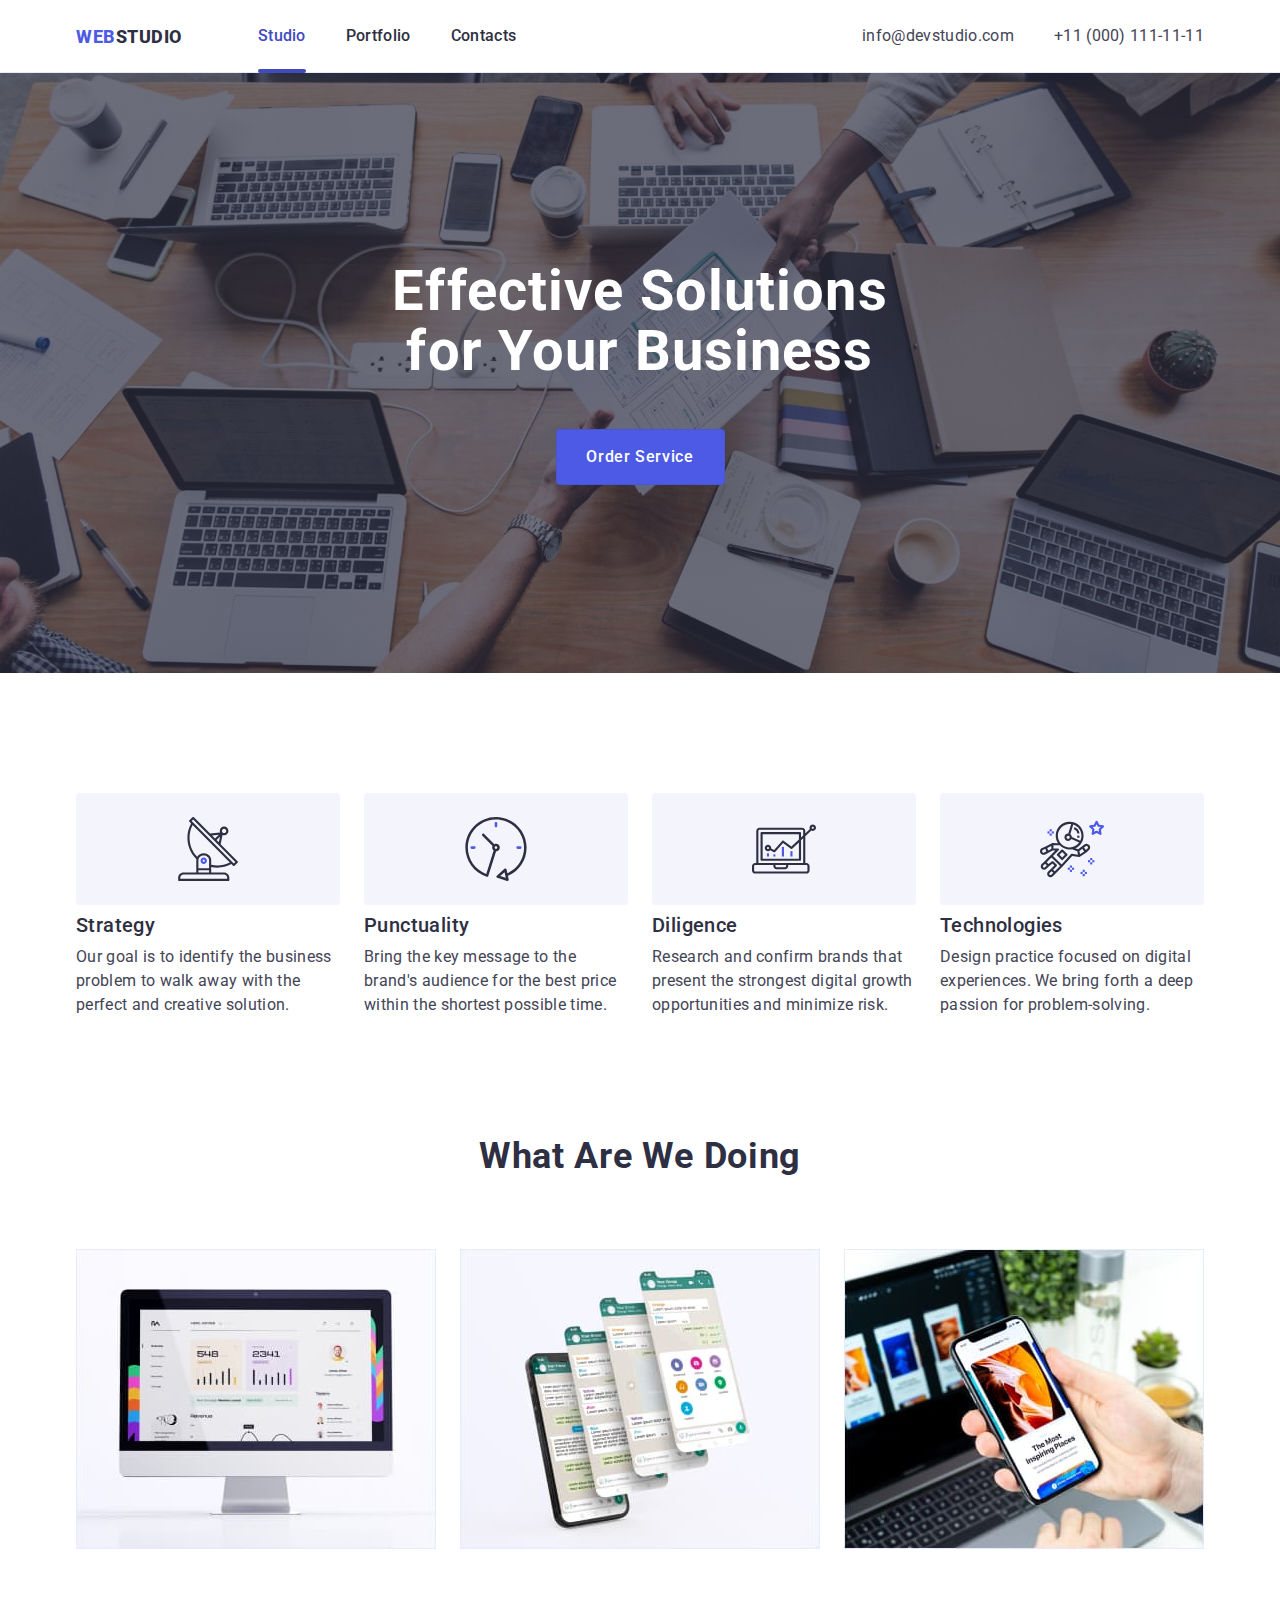
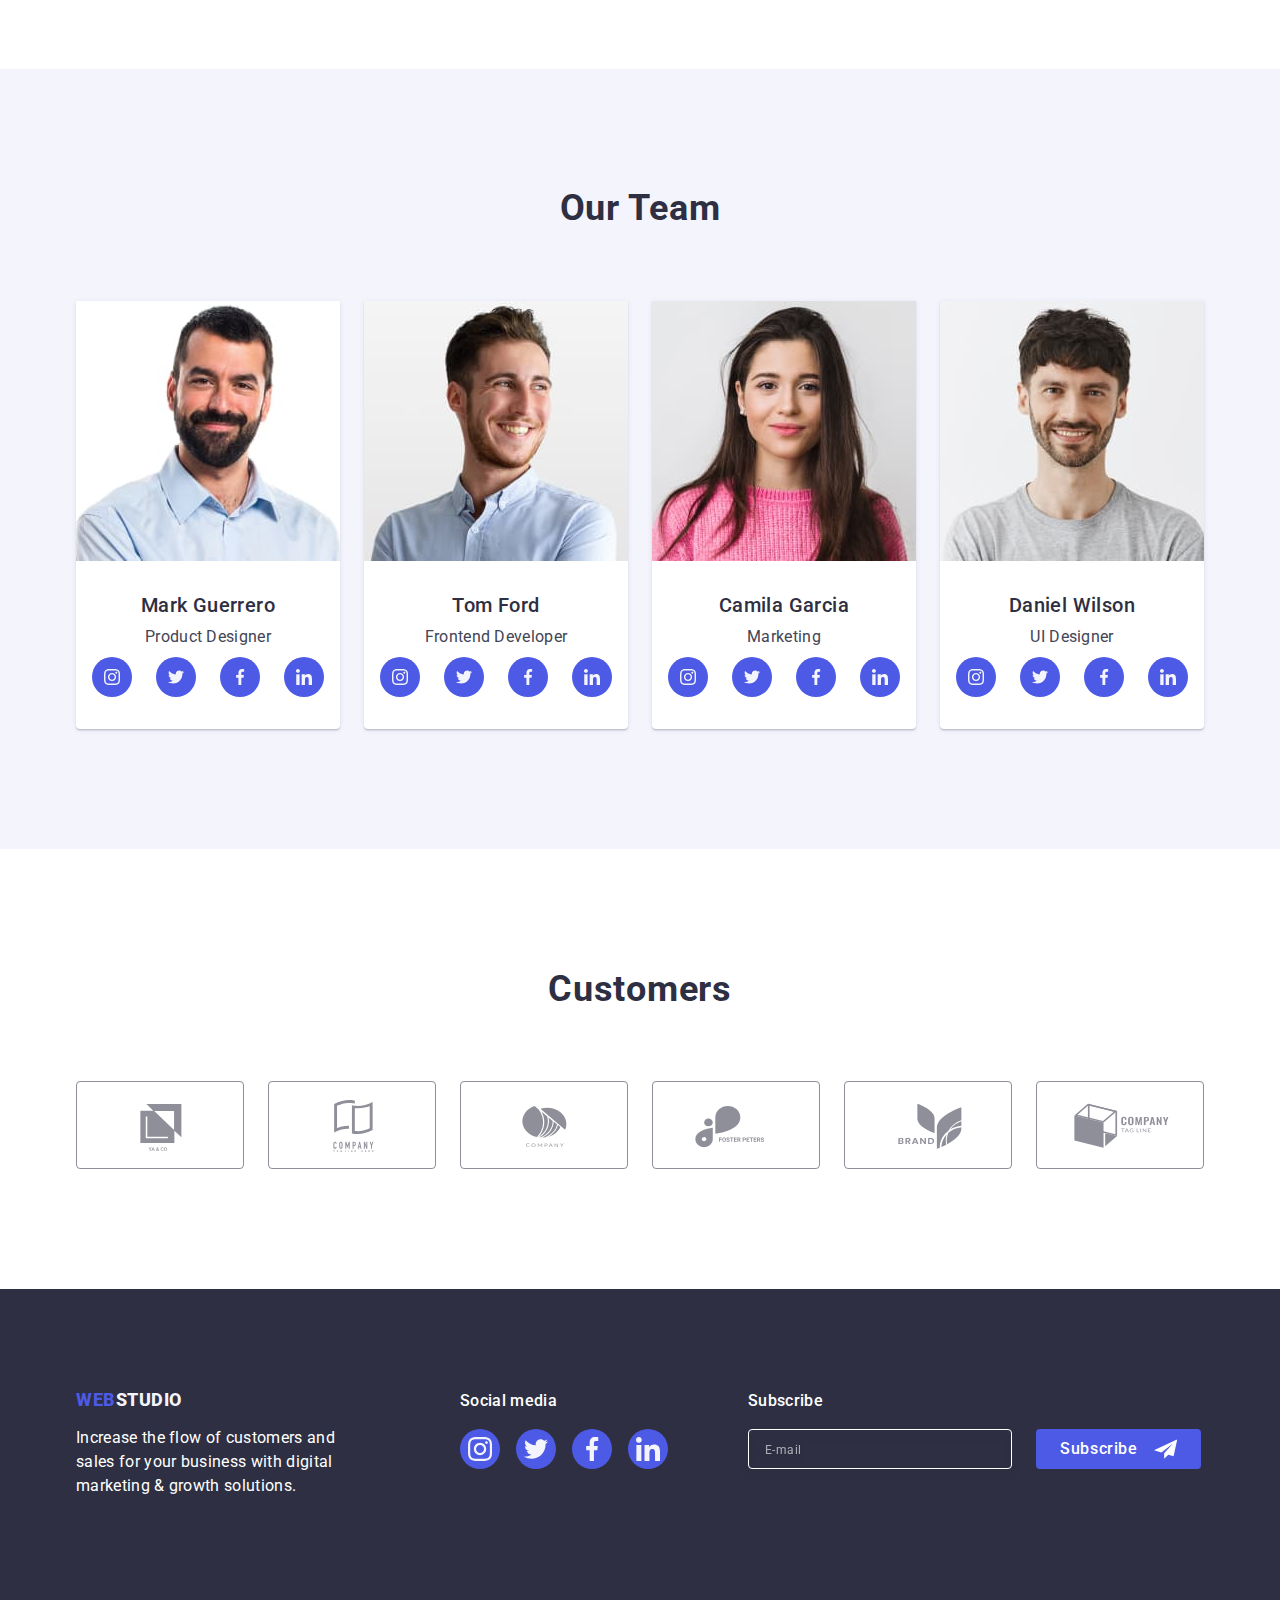
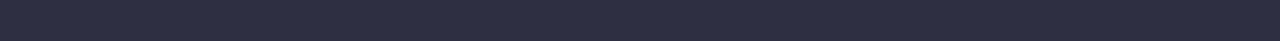
<file: index.html>
<!DOCTYPE html>
<html lang="en">
  <head>
    <meta charset="UTF-8" />
    <meta http-equiv="X-UA-Compatible" content="IE=edge" />
    <meta name="viewport" content="width=device-width, initial-scale=1.0" />
    <title>Document</title>
    <link
      rel="stylesheet"
      href="https://cdnjs.cloudflare.com/ajax/libs/modern-normalize/2.0.0/modern-normalize.min.css"
    />
    <link rel="preconnect" href="https://fonts.googleapis.com" />
    <link rel="preconnect" href="https://fonts.gstatic.com" crossorigin />
    <link
      href="https://fonts.googleapis.com/css2?family=Raleway:wght@800&family=Roboto:wght@400;500;700;900&display=swap"
      rel="stylesheet"
    />
    <link rel="stylesheet" href="./css/styles.css" />
  </head>
  <body>
    <header class="header-section">
      <div class="header-container container">
        <nav class="header-nav">
          <a href="./index.html" class="logo link">
            Web<span class="studio">Studio</span></a
          >
          <ul class="nav-list list">
            <li>
              <a class="nav-link studio-box link" href="./index.html">Studio</a>
            </li>
            <li>
              <a class="nav-link link" href="./portfolio.html">Portfolio</a>
            </li>
            <li><a class="nav-link link" href="">Contacts</a></li>
          </ul>
        </nav>

        <address class="address">
          <ul class="contacts list">
            <li>
              <a class="contacts-link link" href="mailto:info@devstudio.com"
                >info@devstudio.com</a
              >
            </li>
            <li>
              <a class="contacts-link link" href="tel:+110001111111"
                >+11 (000) 111-11-11</a
              >
            </li>
          </ul>
        </address>
        <button
          type="button"
          class="menu-toggle js-open-menu"
          aria-expanded="false"
          aria-controls="mobile-menu"
        >
          <svg class="menu-toggle-icons" width="32" height="22">
            <use href="./images/icons.svg#burger-menu"></use>
          </svg>
        </button>
      </div>
    </header>
    <main>
      <!--SEC1-->
      <section class="hero-image">
        <div class="container">
          <h1 class="business-solutions">
            Effective Solutions for Your Business
          </h1>
          <button type="button" class="btn" data-modal-open>
            Order Service
          </button>
        </div>
      </section>
      <!--SEC2-->
      <section class="advantages">
        <div class="container">
          <h2 class="visually-hidden">advantages</h2>
          <ul class="advantages-company list">
            <li class="advantages-content">
              <div class="div-section">
                <svg width="64" height="64">
                  <use href="./images/icons.svg#antenna"></use>
                </svg>
              </div>
              <h3 class="advantages-title">Strategy</h3>
              <p class="advantages-paragraph">
                Our goal is to identify the business problem to walk away with
                the perfect and creative solution.
              </p>
            </li>
            <li class="advantages-content">
              <div class="div-section">
                <svg width="64" height="64">
                  <use href="./images/icons.svg#clock"></use>
                </svg>
              </div>
              <h3 class="advantages-title">Punctuality</h3>
              <p class="advantages-paragraph">
                Bring the key message to the brand's audience for the best price
                within the shortest possible time.
              </p>
            </li>
            <li class="advantages-content">
              <div class="div-section">
                <svg width="64" height="64">
                  <use href="./images/icons.svg#diagram"></use>
                </svg>
              </div>
              <h3 class="advantages-title">Diligence</h3>
              <p class="advantages-paragraph">
                Research and confirm brands that present the strongest digital
                growth opportunities and minimize risk.
              </p>
            </li>
            <li class="advantages-content">
              <div class="div-section">
                <svg width="64" height="64">
                  <use href="./images/icons.svg#astronaut"></use>
                </svg>
              </div>
              <h3 class="advantages-title">Technologies</h3>
              <p class="advantages-paragraph">
                Design practice focused on digital experiences. We bring forth a
                deep passion for problem-solving.
              </p>
            </li>
          </ul>
        </div>
      </section>
      <!-- SEC3 -->
      <section class="gadgets">
        <div class="container">
          <h2 class="social-madia">What are we doing</h2>
          <ul class="gadgets-media list">
            <li class="images-gadget">
              <img 
              srcset="images/img1(1).jpg 1x, images/Comp2x.jpg 2x"
              src="./images/img1(1).jpg" alt="dekstop" width="360" />
            </li>
            <li class="images-gadget">
              <img
              srcset="images/img2(1).jpg 1x, images/Rectangle712x.jpg 2x"
              src="./images/img2(1).jpg" alt="images" width="360" />
            </li>
            <li class="images-gadget">
              <img
              srcset="images/img3(1).jpg 1x, images/Mobile2x.jpg 2x" 
              src="./images/img3(1).jpg" alt="bluetooh" width="360" />
            </li>
          </ul>
        </div>
      </section>
      <!-- SEC4 -->
      <section class="team">
        <div class="container team-container">
          <h2 class="our-team">Our Team</h2>
          <ul class="teammates list">
            <li class="item">
              <img
                srcset="images/img(4).jpg 1x, images/img2x2.jpg 2x"
                src="./images/img(4).jpg"
                alt="Mark Guerrero"
                width="264"
              />
              <div class="name-container">
                <h3 class="name">Mark Guerrero</h3>
                <p class="speciality">Product Designer</p>
                <ul class="list card-list">
                  <li class="card-items">
                    <a href="" class="card-link">
                      <svg class="card-svg" width="16" height="16">
                        <use href="./images/icons.svg#instagram"></use>
                      </svg>
                    </a>
                  </li>
                  <li class="card-items">
                    <a href="" class="card-link">
                      <svg class="card-svg" width="16" height="16">
                        <use href="./images/icons.svg#twitter"></use>
                      </svg>
                    </a>
                  </li>
                  <li class="card-items">
                    <a href="" class="card-link">
                      <svg class="card-svg" width="16" height="16">
                        <use href="./images/icons.svg#facebook"></use>
                      </svg>
                    </a>
                  </li>
                  <li class="card-items">
                    <a href="" class="card-link">
                      <svg class="card-svg" width="16" height="16">
                        <use href="./images/icons.svg#linkedin"></use>
                      </svg>
                    </a>
                  </li>
                </ul>
              </div>
            </li>
            <li class="item">
              <img
                srcset="images/img(1)(1).jpg 1x, images/img2x.jpg 2x"
                src="./images/img(1)(1).jpg"
                alt="Tom Ford"
                width="264"
              />
              <div class="name-container">
                <h3 class="name">Tom Ford</h3>
                <p class="speciality">Frontend Developer</p>
                <ul class="list card-list">
                  <li class="card-items">
                    <a href="" class="card-link">
                      <svg class="card-svg" width="16" height="16">
                        <use href="./images/icons.svg#instagram"></use>
                      </svg>
                    </a>
                  </li>
                  <li class="card-items">
                    <a href="" class="card-link">
                      <svg class="card-svg" width="16" height="16">
                        <use href="./images/icons.svg#twitter"></use>
                      </svg>
                    </a>
                  </li>
                  <li class="card-items">
                    <a href="" class="card-link">
                      <svg class="card-svg" width="16" height="16">
                        <use href="./images/icons.svg#facebook"></use>
                      </svg>
                    </a>
                  </li>
                  <li class="card-items">
                    <a href="" class="card-link">
                      <svg class="card-svg" width="16" height="16">
                        <use href="./images/icons.svg#linkedin"></use>
                      </svg>
                    </a>
                  </li>
                </ul>
              </div>
            </li>
            <li class="item">
              <img
                srcset="images/img(2)(1).jpg 1x, images/img32x.jpg 2x"
                src="images/img(2)(1).jpg"
                alt="Camila Garcia"
                width="264"
              />
              <div class="name-container">
                <h3 class="name">Camila Garcia</h3>
                <p class="speciality">Marketing</p>
                <ul class="list card-list">
                  <li class="card-items">
                    <a href="" class="card-link">
                      <svg class="card-svg" width="16" height="16">
                        <use href="./images/icons.svg#instagram"></use>
                      </svg>
                    </a>
                  </li>
                  <li class="card-items">
                    <a href="" class="card-link">
                      <svg class="card-svg" width="16" height="16">
                        <use href="./images/icons.svg#twitter"></use>
                      </svg>
                    </a>
                  </li>
                  <li class="card-items">
                    <a href="" class="card-link">
                      <svg class="card-svg" width="16" height="16">
                        <use href="./images/icons.svg#facebook"></use>
                      </svg>
                    </a>
                  </li>
                  <li class="card-items">
                    <a href="" class="card-link">
                      <svg class="card-svg" width="16" height="16">
                        <use href="./images/icons.svg#linkedin"></use>
                      </svg>
                    </a>
                  </li>
                </ul>
              </div>
            </li>
            <li class="item">
              <img
                srcset="images/img(3)(1).jpg 1x, images/img42x.jpg 2x"
                src="./images/img(3)(1).jpg"
                alt="Daniel Wilson"
                width="264"
              />
              <div class="name-container">
                <h3 class="name">Daniel Wilson</h3>
                <p class="speciality">UI Designer</p>
                <ul class="list card-list">
                  <li class="card-items">
                    <a href="" class="card-link">
                      <svg class="card-svg" width="16" height="16">
                        <use href="./images/icons.svg#instagram"></use>
                      </svg>
                    </a>
                  </li>
                  <li class="card-items">
                    <a href="" class="card-link">
                      <svg class="card-svg" width="16" height="16">
                        <use href="./images/icons.svg#twitter"></use>
                      </svg>
                    </a>
                  </li>
                  <li class="card-items">
                    <a href="" class="card-link">
                      <svg class="card-svg" width="16" height="16">
                        <use href="./images/icons.svg#facebook"></use>
                      </svg>
                    </a>
                  </li>
                  <li class="card-items">
                    <a href="" class="card-link">
                      <svg class="card-svg" width="16" height="16">
                        <use href="./images/icons.svg#linkedin"></use>
                      </svg>
                    </a>
                  </li>
                </ul>
              </div>
            </li>
          </ul>
        </div>
      </section>
      <!-- Section5 -->
      <section class="section-customers">
        <div class="container team-container">
          <h2 class="customers">Customers</h2>
          <ul class="list card-customers">
            <li class="card-customers-list">
              <a class="card-customers-link" href="">
                <svg width="104" height="56" class="customers-svg">
                  <use href="./images/icons.svg#Logo1"></use>
                </svg>
              </a>
            </li>
            <li class="card-customers-list">
              <a class="card-customers-link" href="">
                <svg width="104" height="56" class="customers-svg">
                  <use href="./images/icons.svg#Logo2"></use>
                </svg>
              </a>
            </li>
            <li class="card-customers-list">
              <a class="card-customers-link" href="">
                <svg width="104" height="56" class="customers-svg">
                  <use href="./images/icons.svg#Logo3"></use>
                </svg>
              </a>
            </li>
            <li class="card-customers-list">
              <a class="card-customers-link" href="">
                <svg width="104" height="56" class="customers-svg">
                  <use href="./images/icons.svg#Logo4"></use>
                </svg>
              </a>
            </li>
            <li class="card-customers-list">
              <a class="card-customers-link" href="">
                <svg width="104" height="56" class="customers-svg">
                  <use href="./images/icons.svg#Logo5"></use>
                </svg>
              </a>
            </li>
            <li class="card-customers-list">
              <a class="card-customers-link" href="">
                <svg width="104" height="56" class="customers-svg">
                  <use href="./images/icons.svg#Logo6"></use>
                </svg>
              </a>
            </li>
          </ul>
        </div>
      </section>
    </main>
    <!-- Footer -->
    <footer class="footer">
      <div class="container footer-div team-container">
        <div class="footer-container">
          <a href="./index.html" class="footer-web link"
            >Web<span class="footer-studio">Studio</span></a
          >
          <p class="footer-page">
            Increase the flow of customers and sales for your business with
            digital marketing & growth solutions.
          </p>
        </div>
        <div class="footer-box">
          <p class="social">Social media</p>
          <ul class="list card-list-footer">
            <li class="card-items">
              <a href="" class="card-link-footer">
                <svg class="card-svg" width="24" height="24">
                  <use href="./images/icons.svg#instagram"></use>
                </svg>
              </a>
            </li>
            <li class="card-items">
              <a href="" class="card-link-footer">
                <svg class="card-svg" width="24" height="24">
                  <use href="./images/icons.svg#twitter"></use>
                </svg>
              </a>
            </li>
            <li class="card-items">
              <a href="" class="card-link-footer">
                <svg class="card-svg" width="24" height="24">
                  <use href="./images/icons.svg#facebook"></use>
                </svg>
              </a>
            </li>
            <li class="card-items">
              <a href="" class="card-link-footer">
                <svg class="card-svg" width="24" height="24">
                  <use href="./images/icons.svg#linkedin"></use>
                </svg>
              </a>
            </li>
          </ul>
        </div>
        <div class="subscribe">
          <p class="subscribe-page">Subscribe</p>
          <form class="footer-form-subscribe">
            <label class="footer-label"></label>
            <input
              class="footer-input"
              type="email"
              name="email"
              placeholder="E-mail"
            />
            <button type="submit" class="footer-button-subscribe">
              Subscribe
              <svg class="footer-svg-btn" width="24px" height="24px">
                <use href="./images/icons.svg#tg"></use>
              </svg>
            </button>
          </form>
        </div>
      </div>
    </footer>

    <!-- Script -->
    <div class="backdrop is-hidden" data-modal="">
      <div class="modal">
        <button type="button" class="btn-modal" data-modal-close>
          <svg width="8" height="8" class="svg-modal">
            <use href="./images/icons.svg#xxx"></use>
          </svg>
        </button>
        <!-- Page-modal -->
        <p class="modal-page">Leave your contacts and we will call you back</p>
        <form class="modal-form">
          <!-- User-name -->
          <div class="modal-label-conteiner">
            <label for="user-name" class="modal-label">Name</label>
            <div class="modal-input-div">
              <input
                type="text"
                id="user-name"
                name="user-name"
                class="modal-input"
              />
              <svg class="btn-modal-icon" width="18" height="24">
                <use href="./images/icons.svg#icon-person-black-18dp"></use>
              </svg>
            </div>
          </div>
          <!-- Phone -->
          <div class="modal-label-conteiner">
            <label for="user-phone" class="modal-label">Phone</label>
            <div class="modal-input-div">
              <input
                type="text"
                id="user-phone"
                name="user-name"
                class="modal-input"
              />
              <svg class="btn-modal-icon" width="18" height="24">
                <use href="./images/icons.svg#icon-phone-black-18dp"></use>
              </svg>
            </div>
          </div>
          <!-- Email -->
          <div class="modal-label-conteiner">
            <label for="user-email" class="modal-label">Email</label>
            <div class="modal-input-div">
              <input
                type="text"
                id="user-email"
                name="user-name"
                class="modal-input"
              />
              <svg class="btn-modal-icon" width="18" height="24">
                <use href="./images/icons.svg#icon-email-black-18dp"></use>
              </svg>
            </div>
          </div>
          <!-- Modal-comment -->
          <div class="modal-comment">
            <label for="user-comment" class="modal-label">Comment</label>
            <textarea
              name="user-comment"
              id="user-comment"
              cols="30"
              rows="10"
              placeholder="Text input"
              class="modal-textarea"
            ></textarea>
          </div>
          <!-- Modal-checkbox -->
          <div class="modal-checkbox">
            <input
              type="checkbox"
              id="user-privacy"
              value="true"
              name="user-privacy"
              class="checkbox visually-hidden"
            />
            <label for="user-privacy" class="modal-checkbox-input">
              <span class="modal-label-span">
                <svg class="modal-span-svg" width="10" height="8">
                  <use href="./images/icons.svg#checkbox"></use>
                </svg>
              </span>
              I accept the terms and conditions of the
              <a href="" class="modal-privacy-policy">Privacy Policy</a>
            </label>
          </div>
          <!-- Btn-modal -->
          <button class="send" type="submit">Send</button>
        </form>
      </div>
    </div>
    <!-- Burger-menu -->
    <div class="menu-container js-menu-container" id="mobile-menu">
      <button type="button" class="menu-toggle btn js-close-menu">
        <svg class="icons-btn" width="8" height="8">
          <use href="./images/icons.svg#close"></use>
        </svg>
      </button>
      <ul class="mobile-menu list">
        <li class="mobile-menu-list">
          <a href="" class="mobile-menu-link studio link">Studio</a>
        </li>
        <li class="mobile-menu-list">
          <a href="" class="mobile-menu-link link">Portfolio</a>
        </li>
        <li class="mobile-menu-list">
          <a href="" class="mobile-menu-link link">Contacts</a>
        </li>
      </ul>
      <ul class="mobile-box list">
        <li class="mobile-box-contacts">
          <a href="tel:110001111111" class="mobile-box-link number link"
            >+11 (000) 111-11-11</a
          >
        </li>
        <li class="mobile-box-contacts">
          <a href="mainto:info@devstudio.com" class="mobile-box-link link"
            >info@devstudio.com</a
          >
        </li>
      </ul>
      <ul class="mobile-list list">
        <li class="mobile-icons">
          <a href="" class="mobile-link">
            <svg class="" width="24" height="24">
              <use href="./images/icons.svg#instagram"></use>
            </svg>
          </a>
        </li>
        <li class="mobile-icons">
          <a href="" class="mobile-link">
            <svg class="" width="24" height="24">
              <use href="./images/icons.svg#twitter"></use>
            </svg>
          </a>
        </li>
        <li class="mobile-icons">
          <a href="" class="mobile-link">
            <svg class="" width="24" height="24">
              <use href="./images/icons.svg#facebook"></use>
            </svg>
          </a>
        </li>
        <li class="mobile-icons">
          <a href="" class="mobile-link">
            <svg class="" width="24" height="24">
              <use href="./images/icons.svg#linkedin"></use>
            </svg>
          </a>
        </li>
      </ul>
    </div>
    <script src="./js/mobile-menu.js"></script>
    <script src="./js/modal.js"></script>
  </body>
</html>
</file>
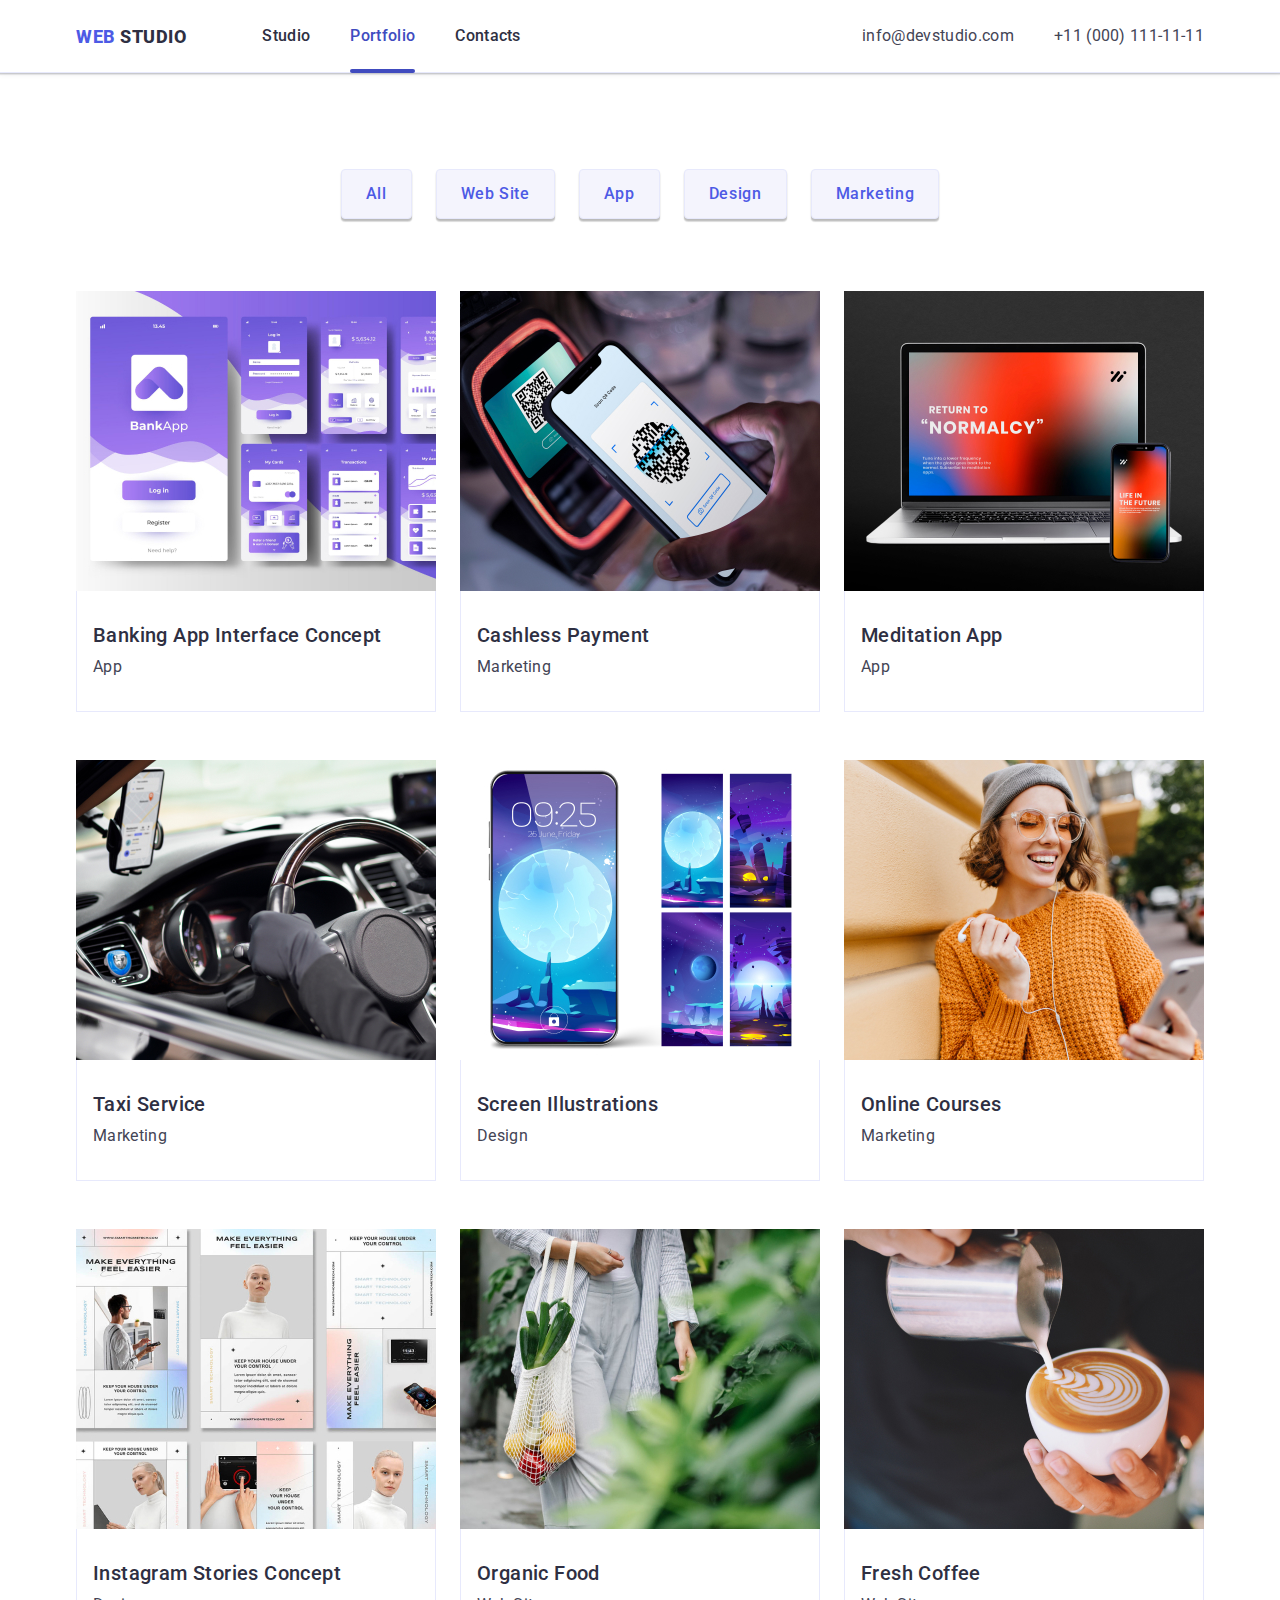
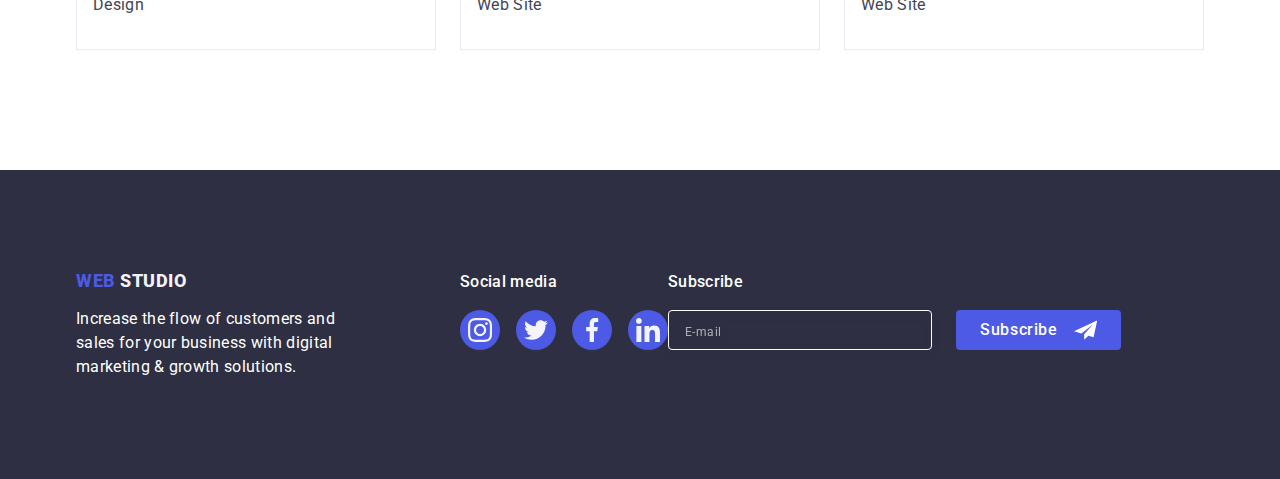
<file: portfolio.html>
<!DOCTYPE html>
<html lang="en">
  <head>
    <meta charset="UTF-8" />
    <meta http-equiv="X-UA-Compatible" content="IE=edge" />
    <meta name="viewport" content="width=device-width, initial-scale=1.0" />
    <title>Document</title>
    <link
      rel="stylesheet"
      href="https://cdnjs.cloudflare.com/ajax/libs/modern-normalize/2.0.0/modern-normalize.min.css"
    />
    <link rel="preconnect" href="https://fonts.googleapis.com" />
    <link rel="preconnect" href="https://fonts.gstatic.com" crossorigin />
    <link
      href="https://fonts.googleapis.com/css2?family=Raleway:wght@800&family=Roboto:wght@400;500;700;900&display=swap"
      rel="stylesheet"
    />
    <link rel="stylesheet" href="./css/styles.css" />
  </head>
  <body>
    <header class="header-section">
      <div class="container header-container">
        <nav class="header-nav">
          <a href="./index.html" class="logo link">
            Web <span class="studio">Studio</span></a
          >
          <ul class="nav-list list">
            <li><a class="nav-link link" href="./index.html">Studio</a></li>
            <li>
              <a class="nav-link-portfolio link" href="./portfolio.html"
                >Portfolio</a
              >
            </li>
            <li><a class="nav-link link" href="">Contacts</a></li>
          </ul>
        </nav>

        <address class="address">
          <ul class="contacts list">
            <li>
              <a class="contacts-link link" href="mailto:info@devstudio.com"
                >info@devstudio.com</a
              >
            </li>
            <li>
              <a class="contacts-link link" href="tel:+110001111111"
                >+11 (000) 111-11-11</a
              >
            </li>
          </ul>
        </address>
      </div>
    </header>
    <main>
      <!--SEC1-->
      <section class="main-portfolio">
        <div class="container">
          <h1 class="visually-hidden">Portfolio</h1>
          <ul class="button-content list">
            <li><button type="button" class="button">All</button></li>
            <li><button type="button" class="button">Web Site</button></li>
            <li><button type="button" class="button">App</button></li>
            <li><button type="button" class="button">Design</button></li>
            <li><button type="button" class="button">Marketing</button></li>
          </ul>
          <ul class="image-button list">
            <li class="card-image">
              <a href="" class="portfolio-list link"
                ><div class="portfolio-container">
                  <img src="./images/img2.jpg" alt="interface" width="360" />
                  <p class="paragraph-portfolio">
                    14 Stylish and User-Friendly App Design Concepts · Task
                    Manager App · Calorie Tracker App · Exotic Fruit Ecommerce
                    App · Cloud Storage App
                  </p>
                </div>
                <div class="desc-image">
                  <h2 class="desc">Banking App Interface Concept</h2>
                  <p class="page-desc">App</p>
                </div></a
              >
            </li>
            <li class="card-image">
              <a href="" class="portfolio-list link"
                ><div class="portfolio-container">
                  <img src="./images/img3.jpg" alt="payment" width="360" />
                  <p class="paragraph-portfolio">
                    14 Stylish and User-Friendly App Design Concepts · Task
                    Manager App · Calorie Tracker App · Exotic Fruit Ecommerce
                    App · Cloud Storage App
                  </p>
                </div>
                <div class="desc-image">
                  <h2 class="desc">Cashless Payment</h2>
                  <p class="page-desc">Marketing</p>
                </div></a
              >
            </li>
            <li class="card-image">
              <a href="" class="portfolio-list link"
                ><div class="portfolio-container">
                  <img src="./images/img4.jpg" alt="meditation" width="360" />
                  <p class="paragraph-portfolio">
                    14 Stylish and User-Friendly App Design Concepts · Task
                    Manager App · Calorie Tracker App · Exotic Fruit Ecommerce
                    App · Cloud Storage App
                  </p>
                </div>
                <div class="desc-image">
                  <h2 class="desc">Meditation App</h2>
                  <p class="page-desc">App</p>
                </div></a
              >
            </li> 
            <li class="card-image">
              <a href="" class="portfolio-list link"
                ><div class="portfolio-container">
                  <img src="./images/img5.jpg" alt="taxi" width="360" />
                  <p class="paragraph-portfolio">
                    14 Stylish and User-Friendly App Design Concepts · Task
                    Manager App · Calorie Tracker App · Exotic Fruit Ecommerce
                    App · Cloud Storage App
                  </p>
                </div>
                <div class="desc-image">
                  <h2 class="desc">Taxi Service</h2>
                  <p class="page-desc">Marketing</p>
                </div></a
              >
            </li>
            <li class="card-image">
              <a href="" class="portfolio-list link"
                ><div class="portfolio-container">
                  <img src="./images/img6.jpg" alt="screen" width="360" />
                  <p class="paragraph-portfolio">
                    14 Stylish and User-Friendly App Design Concepts · Task
                    Manager App · Calorie Tracker App · Exotic Fruit Ecommerce
                    App · Cloud Storage App
                  </p>
                </div>
                <div class="desc-image">
                  <h2 class="desc">Screen Illustrations</h2>
                  <p class="page-desc">Design</p>
                </div></a
              >
            </li>
            <li class="card-image">
              <a href="" class="portfolio-list link"
                ><div class="portfolio-container">
                  <img src="./images/img7.jpg" alt="courses" width="360" />
                  <p class="paragraph-portfolio">
                    14 Stylish and User-Friendly App Design Concepts · Task
                    Manager App · Calorie Tracker App · Exotic Fruit Ecommerce
                    App · Cloud Storage App
                  </p>
                </div>
                <div class="desc-image">
                  <h2 class="desc">Online Courses</h2>
                  <p class="page-desc">Marketing</p>
                </div></a
              >
            </li>
            <li class="card-image">
              <a href="" class="portfolio-list link"
                ><div class="portfolio-container">
                  <img src="./images/img8.jpg" alt="instagram" width="360" />
                  <p class="paragraph-portfolio">
                    14 Stylish and User-Friendly App Design Concepts · Task
                    Manager App · Calorie Tracker App · Exotic Fruit Ecommerce
                    App · Cloud Storage App
                  </p>
                </div>
                <div class="desc-image">
                  <h2 class="desc">Instagram Stories Concept</h2>
                  <p class="page-desc">Design</p>
                </div></a
              >
            </li>
            <li class="card-image">
              <a href="" class="portfolio-list link"
                ><div class="portfolio-container">
                  <img src="./images/img9.jpg" alt="food" width="360" />
                  <p class="paragraph-portfolio">
                    14 Stylish and User-Friendly App Design Concepts · Task
                    Manager App · Calorie Tracker App · Exotic Fruit Ecommerce
                    App · Cloud Storage App
                  </p>
                </div>
                <div class="desc-image">
                  <h2 class="desc">Organic Food</h2>
                  <p class="page-desc">Web Site</p>
                </div></a
              >
            </li>
            <li class="card-image">
              <a href="" class="portfolio-list link"
                ><div class="portfolio-container">
                  <img src="./images/img.jpg" alt="Coffee" width="360" />
                  <p class="paragraph-portfolio">
                    14 Stylish and User-Friendly App Design Concepts · Task
                    Manager App · Calorie Tracker App · Exotic Fruit Ecommerce
                    App · Cloud Storage App
                  </p>
                </div>
                <div class="desc-image">
                  <h2 class="desc">Fresh Coffee</h2>
                  <p class="page-desc">Web Site</p>
                </div></a
              >
            </li>
          </ul>
        </div>
      </section>
    </main>
    <!-- Footer -->
    <footer class="footer">
      <div class="container footer-div">
        <div class="footer-container">
          <a href="./index.html" class="footer-web link"
            >Web <span class="footer-studio">Studio</span></a
          >
          <p class="footer-page">
            Increase the flow of customers and sales for your business with
            digital marketing & growth solutions.
          </p>
        </div>
        <div>
          <p class="social">Social media</p>
          <ul class="list card-list-footer">
            <li class="card-items">
              <a href="" class="card-link-footer">
                <svg class="card-svg" width="24" height="24">
                  <use href="./images/icons.svg#instagram"></use>
                </svg>
              </a>
            </li>
            <li class="card-items">
              <a href="" class="card-link-footer">
                <svg class="card-svg" width="24" height="24">
                  <use href="./images/icons.svg#twitter"></use>
                </svg>
              </a>
            </li>
            <li class="card-items">
              <a href="" class="card-link-footer">
                <svg class="card-svg" width="24" height="24">
                  <use href="./images/icons.svg#facebook"></use>
                </svg>
              </a>
            </li>
            <li class="card-items">
              <a href="" class="card-link-footer">
                <svg class="card-svg" width="24" height="24">
                  <use href="./images/icons.svg#linkedin"></use>
                </svg>
              </a>
            </li>
          </ul>
        </div>
        <div class="subscribe">
          <p class="subscribe-page">Subscribe</p>
          <form class="footer-form-subscribe">
            <label class="footer-label">
              <input class="footer-input" type="email" name="email" placeholder="E-mail" >
            </label>
            <button type="submit" class="footer-button-subscribe">Subscribe
              <svg class="footer-svg-btn" width="24" height="24">
                <use href="./images/icons.svg#tg"></use>
              </svg>
            </button>
          </form>
        </div>
      </div>
    </footer>
  </body>
</html>
</file>
<file: css/styles.css>
:root {
  --white-color: #ffffff;
  --secondry-text-color: #434455;
  --primary-text-color: #2e2f42;
  --color-focus: #404bbf;
  --color-button: #4d5ae5;
}

.list {
  list-style: none;
}
.link {
  text-decoration: none;
}
img {
  display: block;
}

h1,
h2,
h3,
h4,
h5,
h6,
p {
  margin: 0px;
}

ul,
ol {
  margin: 0px;
  padding: 0px;
}

body {
  font-family: "Roboto", sans-serif;
  color: var(--secondry-text-color);
  background-color: var(--white-color);
}




/* Header */

.header-section {
  border-bottom: 1px solid #e7e9fc;
  box-shadow: 0px 2px 1px rgba(46, 47, 66, 0.08),
    0px 1px 1px rgba(46, 47, 66, 0.16), 0px 1px 6px rgba(46, 47, 66, 0.08);
}

.container {
  min-width: 320px;
  max-width: 428px;
  padding: 0 16px;
  margin: 0 auto;
}

@media only screen and (min-width: 768px) {
  .container {
    max-width: 768px;
   
  }
}

@media only screen and (min-width: 1158px) {
  .container {
    max-width: 1158px;
    padding: 0 15px;
  }
}

.header-container {
  display: flex;
  align-items: center;
}

.header-nav {
  display: flex;
  align-items: center;
  font-weight: 500;
  font-size: 16px;
  line-height: 1.5;
  letter-spacing: 0.02em;
}

.nav-link {
  font-family: "Roboto";
  font-style: normal;
  font-weight: 500;
  font-size: 16px;
  line-height: 24px;
  letter-spacing: 0.02em;
  padding: 24px 0;
  color:var(--color-focus);
  display: block;
  position: relative;
  transition: color 250ms cubic-bezier(0.4, 0, 0.2, 1);
  
  
}
.nav-list {
  display: flex;
  gap: 40px;
}
@media only screen and (max-width: 767px) {
  .nav-list {
    display: none;
  }
}

.contacts {
  display: flex;
  gap: 12px;
  flex-direction: column;
}
@media only screen and (min-width: 1158px) {
  .contacts {
    flex-direction: row;
    gap: 40px;
  }
}

.logo {
  font-weight: 800;
  font-size: 18px;
  line-height: 1.33;
  letter-spacing: 0.03em;
  text-transform: uppercase;
  color: #4d5ae5;
  padding-top: 24px;
  padding-bottom: 22px;
}

@media only screen and (min-width: 768px) {
  .logo {
    margin-right: 120px;
  }
}

@media only screen and (min-width: 1158px) {
  .logo {
    margin-right: 76px;
  }
}


.studio {
  color: var(--primary-text-color);
}

.nav-link {
  font-weight: 500;
  font-size: 16px;
  line-height: 24px;
  letter-spacing: 0.02em;
  padding: 24px 0;
  color: var(--primary-text-color);
  display: block;
  position: relative;
  transition: color 250ms cubic-bezier(0.4, 0, 0.2, 1);
}

.studio-box {
  color: var(--color-focus);
}



.nav-link.studio-box::after {
  content: "";
  position: absolute;
  left: 0;
  bottom: -1px;
  height: 4px;
  background-color: #404bbf;
  border-radius: 2px;
  width: 100%;
  display: block;
}

.nav-link:hover,
.nav-link:focus {
  color: var(--color-focus);
}

.address {
  margin-left: auto;
}

@media only screen and (max-width: 767px) {
  .address {
    display: none;
  }
}



.contacts-link {
  font-style: normal;
  display: block;
  font-weight: 400;
  font-size: 12px;
  line-height: 14px;
  letter-spacing: 0.04em;
  color: var(--secondry-text-color);
  transition: color 250ms cubic-bezier(0.4, 0, 0.2, 1);
}

@media only screen and (min-width: 1158px) {
  .contacts-link {
    font-size: 16px;
    line-height: 24px;
    letter-spacing: 0.02em;
  }
}


.contacts-link:hover,
.contacts-link:focus {
  color: var(--color-focus);
}

/* Section-1 */
.hero-image {
  background-color: var(--primary-text-color);
  color: var(--white-color);
  padding: 112px 0;
  background-image: linear-gradient(
      rgba(46, 47, 66, 0.7),
      rgba(46, 47, 66, 0.7)
    ),
    url(../images/Dark-bgmob_x1.jpg);
  background-repeat: no-repeat;
  background-position: center;
  background-size: cover;
  max-width: 1440px;
  margin: 0 auto;
}

@media only screen and (min-width:1158px) {
  .hero-image {
    padding: 188px 0;
  }
}

@media (min-device-pixel-ratio: 2),
(min-resolution:192dpi),
(min-resolution:2dppx) {
  .hero-image {
    background-image: linear-gradient(
      rgba(46, 47, 66, 0.7),
      rgba(46, 47, 66, 0.7)),
      url(../images/Dark-bgmob_x2.jpg)
  }
}

@media only screen and (min-width: 429px) {
  .hero-image {
    background-image: linear-gradient(
      rgba(46, 47, 66, 0.7),
      rgba(46, 47, 66, 0.7)
    ),
    url(../images/Dark-bgtab_x1.jpg);
  }
}

@media (min-device-pixel-ratio: 2),
(min-resolution:192dpi),
(min-resolution:2dppx) {
  .hero-image {
    background-image: linear-gradient(
      rgba(46, 47, 66, 0.7),
      rgba(46, 47, 66, 0.7)),
      url(../images/Dark-bgtab_x2.jpg);
  }
}

@media only screen and (min-width: 769px) {
  .hero-image {
    background-image: linear-gradient(
      rgba(46, 47, 66, 0.7),
      rgba(46, 47, 66, 0.7)
    ),
    url(../images/people-office1dek_1x.jpg);
  }
}

@media (min-device-pixel-ratio:2),
(min-resolution:192dpi),
(min-resolution:2dppx) {
  .hero-image {
    background-image: linear-gradient(
      rgba(46, 47, 66, 0.7),
      rgba(46, 47, 66, 0.7)),
      url(../images/people-office1dek_2x.jpg);
  }
}



.business-solutions {
  max-width: 496px;
  font-weight: 700;
  font-size: 36px;
  line-height: 40px;
  text-align: center;
  letter-spacing: 0.02em;
  margin-left: auto;
  margin-right: auto;
  margin-bottom: 72px;
  color: var(--white-color);
}

@media only screen and (min-width: 768px) {
  .business-solutions {
    font-size: 56px;
    line-height: 60px;
    margin-bottom: 36px;

  }
}

@media only screen and (min-width: 1158px) {
  .business-solutions {
    margin-bottom: 48px;
  }
}

.btn {
  font-family: "Roboto", sans-serif;
  font-weight: 500;
  font-size: 16px;
  line-height: 1.5;
  letter-spacing: 0.04em;
  color: var(--white-color);
  background: var(--color-button);
  cursor: pointer;
  display: block;
  margin: 0 auto;
  min-width: 169px;
  height: 56px;
  border: none;
  border-radius: 4px;
  transition: background-color 250ms cubic-bezier(0.4, 0, 0.2, 1);
}

.btn:hover,
.btn:focus {
  background-color: var(--color-focus);
}


/* Section-2 */

.visually-hidden {
  position: absolute;
  width: 1px;
  height: 1px;
  margin: -1px;
  border: 0;
  padding: 0;
  white-space: nowrap;
  clip-path: inset(100%);
  clip: rect(0 0 0 0);
  overflow: hidden;
}


.div-section {
  display: none;
  align-items: center;
  justify-content: center;
  height: 112px;
  background-color: #f4f4fd;
  border-radius: 4px;
  margin-bottom: 8px;
}

@media only screen and (min-width: 1158px) {
  .div-section {
    display: flex;
  }
}

.advantages {
  padding: 120px 0;
}

.advantages-head {
  margin-bottom: 8px;
}

.advantages-company {
  display: flex;
  flex-wrap: wrap;
  gap: 72px;
}
 
@media only screen and (min-width: 768px) {
  .advantages-company {
    gap: 72px 24px;
  }
}


@media only screen and (min-width: 768px) {
  .advantages-content {
    width: calc((100% - 24px)/ 2);
  }
}

@media only screen and (min-width: 1158px) {
  .advantages-content  {
    width: calc((100% - 72px)/ 4);
  }
}




.advantages-title {
  font-weight: 700;
  font-size: 36px;
  line-height: 40px;
  letter-spacing: 0.02em;
  margin-bottom: 8px;
  color: var(--primary-text-color);
  text-align: center;
  text-transform: capitalize;
}

@media only screen and (min-width: 768px) {
  .advantages-title {
    text-align: start;
  }
}


@media only screen and (min-width: 1158px) {
  .advantages-title {
    font-weight: 500;
    font-size: 20px;
    line-height: 24px;
  }
}



.advantages-paragraph {
  font-weight: 500;
  font-size: 16px;
  line-height: 24px;
  letter-spacing: 0.02em;
  color:var(--secondry-text-color);
}



@media only screen and (min-width: 1158px) {
  .advantages-paragraph {
    font-weight: 400;
  }
}


/* Section-3 */

.gadgets {
  display: none;
}
@media only screen and (min-width: 1158px) {
  .gadgets {
    display: block;
    padding-bottom: 120px
  }
}

.social-madia {
  font-weight: 700;
  font-size: 36px;
  line-height: 1.11;
  text-align: center;
  letter-spacing: 0.02em;
  text-transform: capitalize;
  color: #2e2f42;
  margin-bottom: 72px;
}

.gadgets-media {
  display: flex;
  gap: 24px;
}

.images-gadget {
  width: calc((100% - 48px) / 3);
}



/* Section-4 */


@media screen and (min-width: 768px) and (max-width:1157.8px)  {
  .team-container {
    max-width: 584px;
  }

}
.team {
  background-color: #f4f4fd;
  padding: 120px 0;
}

.our-team {
  font-family: "Roboto";
  font-style: normal;
  font-weight: 700;
  font-size: 36px;
  line-height: 1.11;
  text-align: center;
  letter-spacing: 0.02em;
  text-transform: capitalize;
  color: var(--primary-text-color);
  margin-bottom: 72px;
}

.card-list {
  display: flex;
  justify-content: center;
  gap: 24px;
  margin-top: 8px;
}

.card-items {
  width: 40px;
  height: 40px;
}

.card-svg {
  fill: #f4f4fd;
}

.card-link {
  width: 100%;
  height: 100%;
  background-color: #4d5ae5;
  border-radius: 50%;
  display: flex;
  align-items: center;
  justify-content: center;
  transition:  background-color 250ms cubic-bezier(0.4, 0, 0.2, 1);
 
}

.card-link:hover,
.card-link:focus {
  background-color: #404bbf; ;
}

.teammates {
  display: flex;
  flex-wrap: wrap;
  justify-content: center;
  gap: 72px;
}

@media only screen and (min-width: 768px) {
  .teammates {
    gap: 64px 24px;
  }
}

.item {
  background-color: var(--white-color);
  border-radius: 0px 0px 4px 4px;
  box-shadow: 0px 1px 6px rgba(46, 47, 66, 0.08),
    0px 1px 1px rgba(46, 47, 66, 0.16), 0px 2px 1px rgba(46, 47, 66, 0.08);
}

@media only screen and (min-width: 768px) {
  .item  {
    flex-basis: calc((100% - 24px) /2);
  }
}

@media only screen and (min-width: 1158px) {
  .item {
    flex-basis:calc((100% - 72px) / 4); 
  }
}


.name-container {
  padding: 32px 16px;
}

.name {
  font-weight: 500;
  font-size: 20px;
  line-height: 1.2;
  color: var(--primary-text-color);
  letter-spacing: 0.02em;
  text-align: center;
  margin-bottom: 8px;
}
.speciality {
  font-weight: 400;
  font-size: 16px;
  line-height: 24px;
  color: var(--secondry-text-color);
  letter-spacing: 0.02em;
  text-align: center;
}

/* section5 */
.section-customers {
  padding-top: 120px;
  padding-bottom: 120px; 
}

.customers {
font-weight: 700;
font-size: 36px;
line-height: 40px;
letter-spacing: 0.02em;
color: var(--primary-text-color);
margin-bottom: 72px; 
text-align: center;
}


.card-customers {
  display: flex;
  gap: 72px 16px;
  flex-wrap: wrap; 
  align-items: center;
  justify-content: center;
}

@media only screen and (min-width: 768px) {
  .card-customers {
    gap: 24px;
  }
}

.card-customers-list {
  height: 88px;
  width: 190px;
}

@media only screen and (min-width: 768px) {
  .card-customers-list {
    gap: 72px 24px;
    flex-basis: calc((100% - 48px) /3);
  }
}

@media only screen and (min-width: 1158px) {
  .card-customers-list {
    flex-basis: calc((100% - 120px) / 6);
  }
}

.card-customers-link {
  width: 100%;
  height: 100%;
  border: 1px solid #8e8f99;
  border-radius: 4px;
  display: flex; 
  align-items: center;
  justify-content: center; 
  color:#8e8f99;
  transition:  border-color 250ms cubic-bezier(0.4, 0, 0.2, 1), color 250ms cubic-bezier(0.4, 0, 0.2, 1);
}

.card-customers-link:hover,
.card-customers-link:focus {
  color: #404bbf; 
  border-color: #404bbf; 

}
.customers-svg {
  fill: currentColor;
  
}


/* Footer */
.footer {
  margin: auto;
  background-color: var(--primary-text-color);
  padding: 96px 0;
}
@media only screen and (min-width: 1158px) {
  .footer {
    padding: 100px 0;
  }
}

.footer-container {
  margin-bottom:72px;
  
}
@media only screen and (min-width: 768px) {
  .footer-container {
    margin-right: 24px;
  }
}


@media only screen and (min-width: 1158px) {
  .footer-container {
    margin-right: 120px;
    margin-bottom: 0;
  }
}

.social {
  display: block;
  font-weight: 500;
  font-size: 16px;
  line-height: 24px;
  letter-spacing: 0.02em;
  color: var(--white-color);
  margin-bottom: 16px;
  text-align: center;
}


@media only screen and (min-width: 768px) {
  .social {
    display: inline-block;
  }
}
.footer-web {
  font-weight: 800;
  font-size: 18px;
  line-height: 1.17;
  letter-spacing: 0.03em;
  text-transform: uppercase;
  text-decoration: none;
  color: var(--color-button);
  display: block;
  text-align: center;
  margin-bottom: 16px;
}

@media only screen and (min-width: 768px) {
  .footer-web {
    display: inline-block;
  }
}

.footer-studio {
  color: #f4f4fd;
}

.footer-page {
  max-width: 264px;
  font-size: 16px;
  font-weight: 400;
  line-height: 24px;
  letter-spacing: 0.02em;
  color: var(--white-color);
}

.footer-box {
  margin-bottom: 72px;
}

@media only screen and (min-width: 1158px) {
  .footer-box {
    margin-right: 80px;
  }
}

.footer-div {
  display: flex;
  flex-wrap: wrap;
  justify-content: center;
}

@media only screen and (min-width: 768px) {
  .footer-div {
    justify-content: flex-start;
    margin-left: auto;
    align-items: baseline;
  }
}


@media only screen and (min-width: 1158px) {
  .footer-div {
    flex-wrap: nowrap;
    margin-left: auto;
    margin-right: auto;
  }
}


.card-list-footer {
  display: flex;
  gap: 16px;
}


.card-link-footer {
  width: 100%;
  height: 100%;
  background-color: var(--color-button);
  border-radius: 50%;
  display: flex;
  align-items: center;
  justify-content: center;
  transition: background-color 250ms cubic-bezier(0.4, 0, 0.2, 1); 
}


.card-link-footer:hover,
.card-link-footer:focus {
  background-color: #31d0aa; 
}


.subscribe-page {
  display: block;
  text-align: center;
  margin-bottom: 16px;
  font-weight: 500; 
  font-size: 16px; 
  line-height: 24px;
  letter-spacing: 0.02em;
  color:var(--white-color); 
}

@media only screen and (min-width: 768px) {
  .subscribe-page {
    text-align: start;
  }
}


.footer-form-subscribe {
  display: flex;
  flex-wrap: wrap;
  justify-content: center;
}


@media only screen and (min-width: 768px) {
  .footer-form-subscribe {
    flex-wrap: nowrap;
    align-items: flex-end;
    justify-content: flex-start;
  }
}



.footer-input {
  width: 100%;
  height: 40px;
  outline: none;
  background-color: transparent;
  padding: 8px 16px; 
  margin-bottom: 16px;
  filter: drop-shadow(0px 4px 4px rgba(0, 0, 0, 0.15));
  border-radius: 4px; 
  color: var(--white-color); 
  border: 1px solid var(--white-color);
}

@media only screen and (min-width: 768px) {
  .footer-input {
    margin: 0;
    justify-content: start;
    margin-right: 24px;
    width: 264px;
  }
}

.footer-input::placeholder {
  font-weight: 400;
  font-size: 12px;
  line-height: 24px;
  display: flex;
  align-items: center;
  letter-spacing: 0.04em;
  color: rgba(255, 255, 255, 0.6);
}

.footer-button-subscribe {
  width: 165px; 
  height: 40px; 
  display: flex;
  align-items: center; 
  font-size: 16px;
  font-weight: 500;
  line-height: 24px;
  letter-spacing: 0.04em;
  color:var(--white-color);
  cursor: pointer ;
  background-color:var(--color-button);
  border: none; 
  border-radius: 4px;  
  margin: 0;
  gap: 16px;
  padding-left: 24px;
  padding-right: 24px;
  
}



/* Portfolio */
.main-portfolio {
  padding: 96px 0 120px 0;
}

.button-content {
  display: flex;
  justify-content: center;
  gap: 24px;
  margin-bottom: 72px;
}

.button {
  font-family: "Roboto", sans-serif;
  font-style: normal;
  font-weight: 500;
  font-size: 16px;
  line-height: 1.5;
  text-align: center;
  letter-spacing: 0.04em;
  color: var(--color-button);
  background: #f4f4fd;
  cursor: pointer;
  display: flex;
  padding: 12px 24px;
  border: 1px solid #e7e9fc;
  border-radius: 4px;
  box-shadow: 0px 3px 1px rgba(0, 0, 0, 0.1), 0px 2px 1px rgba(0, 0, 0, 0.08),
  0px 2px 2px rgba(0, 0, 0, 0.12);
  transition: color 250ms cubic-bezier(0.4, 0, 0.2, 1), background-color 250ms cubic-bezier(0.4, 0, 0.2, 1), border-color 250ms cubic-bezier(0.4, 0, 0.2, 1), box-shadow 250ms cubic-bezier(0.4, 0, 0.2, 1);   
}

.button:hover,
.button:focus {
  color: var(--white-color);
  background-color: #404bbf;
  border: 1px solid transparent;
}

.desc {
  font-family: "Roboto";
  font-style: normal;
  font-weight: 500;
  font-size: 20px;
  line-height: 1.2;
  letter-spacing: 0.02em;
  color: var(--primary-text-color);
  margin-bottom: 8px;
}

.portfolio-list {
  display: block; 
  transition: box-shadow 250ms cubic-bezier(0.4, 0, 0.2, 1); ;
}

.portfolio-list:hover {
  box-shadow:  0px 1px 6px rgba(46, 47, 66, 0.08), 0px 1px 1px rgba(46, 47, 66, 0.16), 0px 2px 1px rgba(46, 47, 66, 0.08);
}


.nav-link-portfolio {
  color: #404bbf; 
}

.nav-link-portfolio {
  font-family: "Roboto";
  font-style: normal;
  font-weight: 500;
  font-size: 16px;
  line-height: 24px;
  letter-spacing: 0.02em;
  padding: 24px 0;
  color: var(--color-focus);
  display: block;
  position: relative;
  transition: color 250ms cubic-bezier(0.4, 0, 0.2, 1);
}

.nav-link-portfolio::after {
  content: "";
  position: absolute;
  left: 0;
  bottom: -1px;
  height: 4px;
  background-color: #404bbf;
  border-radius: 2px;
  display: block;
  width: 100%;
}

.page-desc {
  font-family: "Roboto";
  font-style: normal;
  font-weight: 400;
  font-size: 16px;
  line-height: 24px;
  letter-spacing: 0.02em;
  color: var(--secondry-text-color);
}

.page-desc:hover {
  transform: translateY(0%);
}

.image-button {
  display: flex;
  flex-wrap: wrap;
  column-gap: 24px;
  row-gap: 48px;
}

.card-image {
  width: calc((100% - 48px) / 3);
  display: block;
  transition: box-shadow 250ms cubic-bezier(0.4, 0, 0.2, 1); 
}
.desc-image {
  padding: 32px 16px;
  border: 1px solid #e7e9fc;
  border-top: none;
}

.portfolio-container {
  position: relative; 
  overflow: hidden; 
}

.paragraph-portfolio {
  position: absolute; 
  top: 0; 
  left: 0;
  font-size: 16px;
  line-height: 1.5; 
  letter-spacing: 0.02em;
  color: #f4f4fd;
  padding: 40px 32px; 
  background-color: #4d5ae5;
  height: 100%;
  width: 100%; 
  transform: translateY(100%); 
  transition: transform 250ms cubic-bezier(0.4, 0, 0.2, 1); 
}

.portfolio-list:hover .paragraph-portfolio,
.portfolio-list:focus .paragraph-portfolio {
  transform: translateY(0%);
}


/* Modal-window */
.backdrop {
  position: fixed;
  top: 0;
  left: 0;
  width: 100%;
  height: 100%;
  background-color: rgba(46, 47, 66, 0.4);
  transition: opacity 250ms cubic-bezier(0.4, 0, 0.2, 1),
    visibility 250ms cubic-bezier(0.4, 0, 0.2, 1);
    overflow: scroll;
}

.is-hidden {
  opacity: 0;
  visibility: hidden;
  pointer-events: none; 
}
.modal {
  position: absolute;
  top: 20px;
  left: 50%;
  transform: translate(-50%) scale(1); 
  width: 408px; 
  min-height: 584px; 
  background: #fcfcfc;
  box-shadow: 0px 1px 1px rgba(0, 0, 0, 0.14), 0px 1px 3px rgba(0, 0, 0, 0.12), 0px 2px 1px rgba(0, 0, 0, 0.2); 
  border-radius: 4px; 
  transition: transform 250ms cubic-bezier(0.4, 0, 0.2, 1);
}

.btn-modal {
  position: absolute; 
  top: 24px; 
  right: 24px;
  width: 24px;
  height: 24px;
  border-radius: 50%;
  display: flex;
  align-items: center; 
  justify-content: center;
  background-color: #e7e9fc;
  border: 1px solid rgba(0, 0, 0, 0.1); 
  padding: 0; 
  cursor: pointer;
  transition: background-color 250ms cubic-bezier(0.4, 0, 0.2, 1), border 250ms cubic-bezier(0.4, 0, 0.2, 1); 
}

.btn-modal:hover,
.btn-modal:focus {
  background-color: #404bbf; 
  border: none; 
  fill: #ffffff;
}

.svg-modal {
  transition: fill 250ms cubic-bezier(0.4, 0, 0.2, 1);
}

.modal {
  padding: 72px 24px 24px 24px;
}

.modal-page {
  font-weight: 500;
  font-size: 16px; 
  line-height: 1.5;
  text-align: center; 
  letter-spacing: 0.02em;
  color: #2E2F42;
  margin-bottom: 16px;
}

.modal-label-conteiner {
  margin-bottom: 8px; 
}

.modal-label {
  font-size: 12px; 
  line-height: 1.17; 
  letter-spacing: 0.04em;
  color: #8e8f99; 
  display: block; 
  margin-bottom: 4px;
}

.modal-input-div {
  position: relative;
}

.modal-input {
  width: 100%;
  height: 40px;
  border: 1px solid  rgba(46, 47, 66, 0.4);
  border-radius: 4px; 
  background-color: transparent; 
  padding-left: 38px; 
  transition: border-color 250ms cubic-bezier(0.4, 0, 0.2, 1);  
  outline: transparent; 
}

.btn-modal-icon {
  position: absolute;
  left: 16px;
  top: 50%; 
  transform: translateY(-50%);
  transition: fill 250ms cubic-bezier(0.4, 0, 0.2, 1); 
}
.modal-input:focus {
  border-color: #4D5AE5;
}

.modal-input:focus+.btn-modal-icon {
  fill: #4D5AE5; 
}

.modal-comment {
  margin-bottom: 16px;
}

.modal-textarea {
  width: 100%; 
  height: 120px; 
  font-size: 12px; 
  line-height: 1.17; 
  letter-spacing: 0.04em;
  color: rgba(46, 47, 66, 0.4); 
  border: 1px solid rgba(46, 47, 66, 0.4);
  border-radius: 4px; 
  background-color: transparent; 
  padding: 8px 16px; 
  outline: transparent; 
  resize: none; 
  transition: border-color 250ms cubic-bezier(0.4, 0, 0.2, 1);
}

.modal-textarea:focus {
  border-color: #4D5AE5; 
}


.modal-checkbox {
  margin-bottom: 24px; 
}

.modal-checkbox-input {
  font-size: 12px;
  line-height: 1.17; 
  letter-spacing: 0.04em; 
  color: #8e8f99;
}

.modal-label-span {
  width: 16px;
  height: 16px; 
  border: 1px solid rgba(46, 47, 66, 0.4); 
  border-radius: 2px; 
  transition: background-color 250ms cubic-bezier(0.4, 0, 0.2, 1), border 250ms cubic-bezier(0.4, 0, 0.2, 1), fill 250ms cubic-bezier(0.4, 0, 0.2, 1);
  display: inline-flex; 
  align-items: center;
  justify-content: center;
  fill: transparent; 
}

.modal-privacy-policy {
  color: #4d5ae5; 
}

.send {
  display: block; 
  min-width: 169px;
  height: 56px;
  font-family: "Roboto", sans-serif;
  font-size: 16px;
  font-weight: 500;
  line-height: 1.5;
  letter-spacing: 0.04em;
  color: #ffffff;
  cursor: pointer;
  background-color: #4D5AE5;
  border: none;
  border-radius: 4px;
  transition: background-color 250ms cubic-bezier(0.4, 0, 0.2, 1); 
  margin: 0 auto;
}

.checkbox:checked+ .modal-checkbox-input > .modal-label-span {
  background-color: #404bbf; 
  border: none; 
  fill: #F4F4FD; 
}

/*burger-menu */
.menu-toggle {
  margin-left: auto;
  display: flex;
  align-items: center;
  justify-content: center;
  min-width: 24px;
  height: 24px;
  padding: 0;
  background-color: transparent;
  cursor: pointer;
  border: none;
  border-radius: 50%;
  outline: none;
}

@media (min-width: 768px) {
  .menu-toggle {
      display: none;
  }
}

.menu-toggle:hover,
.menu-toggle:focus {
  background-color: rgba(0, 0, 0, 0.1);
}

.btn {
  border: 1px solid rgba(46, 47, 66, 0.1);
}

.menu-container {
  position: fixed;
  display: flex;
  flex-direction: column;
  top: 0;
  left: 0;
  width: 100vw;
  height: 100vh;
  padding: 80px 35px 40px 40px;
  background-color: var(--white-color);
  z-index: 999;
  transform: translateX(100%);
  transition: transform 250ms ease-in-out;
}

.menu-container.is-open {
  transform: translateX(0);
}

.menu-container .menu-toggle {
  position: absolute;
  top: 16px;
  right: 16px;
}

.mobile-menu {
  gap: 40px;
  display: flex;
  flex-direction: column;
  margin-bottom: auto;
}

.mobile-menu-link.studio {
  color: var(--color-focus);
}

.mobile-menu-link {
  display: block;
  font-weight: 700;
  font-size: 36px;
  line-height: 40px;
  letter-spacing: 0.02em;
  text-transform: capitalize;
  color: var(--primary-text-color);
}

.mobile-menu-link:hover,
.mobile-menu-link:focus {
  color: var(--color-focus);
}

.mobile-box {
  display: flex;
  flex-direction: column;
  gap: 40px;
  margin-bottom: 40px;
  padding-top: 40px;
}

.mobile-box-link.number {
  display: block;
  font-weight: 700;
  font-size: 36px;
  line-height: 40px;
  letter-spacing: 0.02em;
  text-transform: capitalize;
  color: var(--color-focus);
}

.mobile-box-link {
  font-weight: 500;
  font-size: 20px;
  line-height: 24px;
  letter-spacing: 0.02em;
  color: var(--secondry-text-color);
}

.mobile-box-link:hover,
.mobile-box-link:focus {
  color: var(--color-focus);
}

.mobile-list {
  display: flex;
  gap: 24px;
}



.mobile-icons {
  width: 40px;
  height: 40px;
}

.mobile-link {
  display: flex;
  justify-content: center;
  align-items: center;
  width: 100%;
  height: 100%;
  border-radius: 50%;
  background-color: var(--color-button);
  transition: background-color 250ms cubic-bezier(0.4, 0, 0.2, 1);
}

.mobile-link:hover,
.mobile-link:focus {
  background-color: var(--color-focus);
}
</file>
